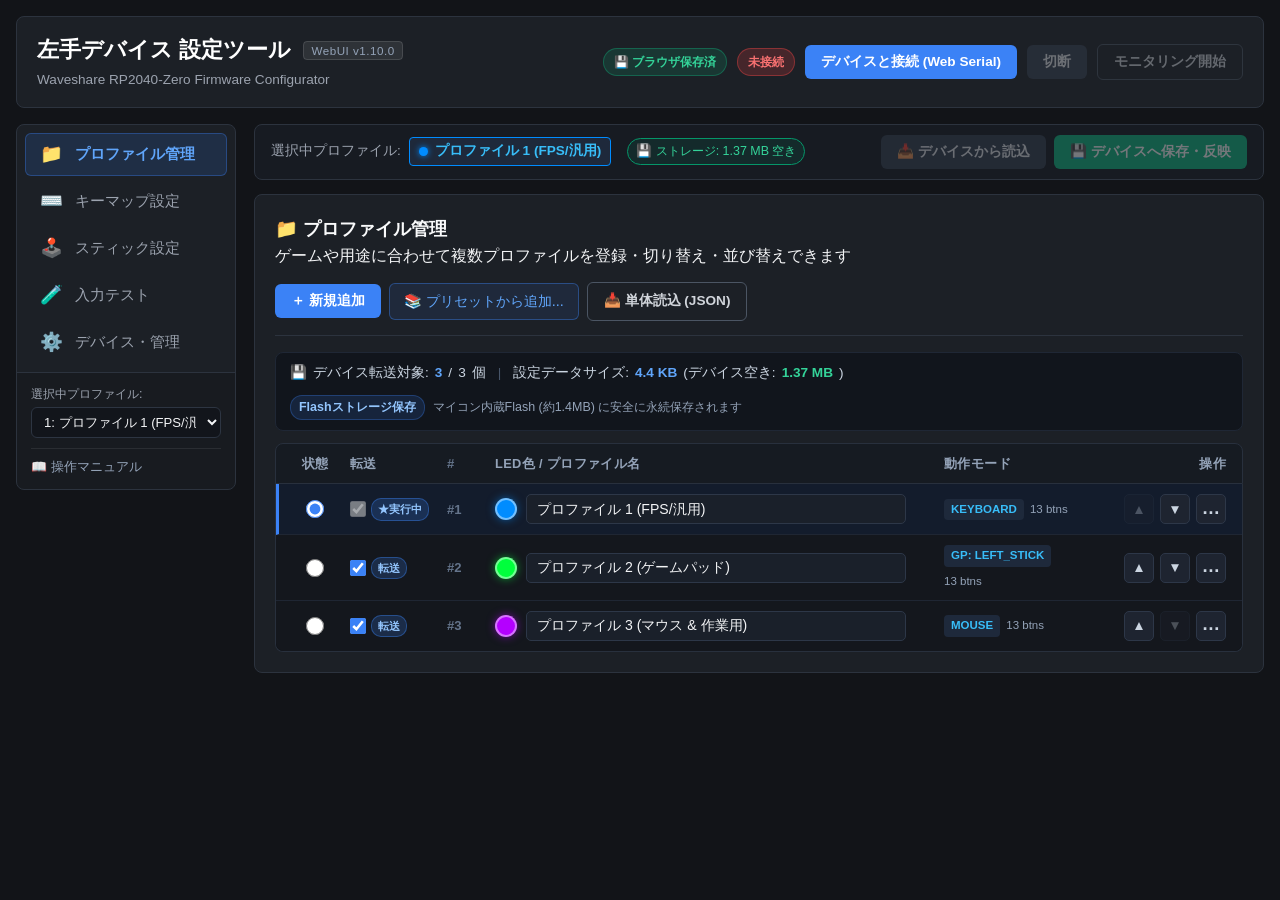
<file: index.html>
<!DOCTYPE html>
<html lang="ja">
<head>
  <meta charset="UTF-8">
  <title>Lefty Controller Configurator</title>
  <script>
    const targetUrl = "webui/" + window.location.search + window.location.hash;
    window.location.replace(targetUrl);
  </script>
</head>
<body style="background-color: #121418; color: #f3f4f6; font-family: -apple-system, BlinkMacSystemFont, 'Segoe UI', Roboto, sans-serif; display: flex; justify-content: center; align-items: center; height: 100vh; margin: 0;">
  <p><a id="redirectLink" href="webui/" style="color: #3b82f6; text-decoration: none; font-size: 1.1rem;">WebUI 設定ツールへ移動中... (自動で切り替わらない場合はこちらをクリック)</a></p>
  <script>
    const link = document.getElementById("redirectLink");
    if (link) link.href = "webui/" + window.location.search + window.location.hash;
  </script>
</body>
</html>
</file>
<file: webui/style.css>
:root {
  --bg-color: #121418;
  --card-bg: #1c2026;
  --card-border: #2c333e;
  --primary: #3b82f6;
  --primary-hover: #2563eb;
  --success: #10b981;
  --success-hover: #059669;
  --danger: #ef4444;
  --danger-hover: #dc2626;
  --warning: #f59e0b;
  --text-main: #f3f4f6;
  --text-sub: #9ca3af;
  --active-btn: #38bdf8;
  --radar-center: #475569;
  --radar-deadzone: rgba(148, 163, 184, 0.15);
  --radar-walk: rgba(59, 130, 246, 0.15);
  --radar-run: rgba(16, 185, 129, 0.15);
  --radar-dot: #ef4444;
}

* {
  box-sizing: border-box;
  margin: 0;
  padding: 0;
}

body {
  font-family: -apple-system, BlinkMacSystemFont, "Segoe UI", Roboto, Helvetica, Arial, sans-serif;
  background-color: var(--bg-color);
  color: var(--text-main);
  line-height: 1.5;
  padding: 16px;
}

.app-container {
  max-width: 1320px;
  margin: 0 auto;
  display: flex;
  flex-direction: column;
  gap: 16px;
}

.app-header {
  display: flex;
  justify-content: space-between;
  align-items: center;
  padding: 16px 20px;
  background-color: var(--card-bg);
  border: 1px solid var(--card-border);
  border-radius: 8px;
}

.logo-area h1 {
  font-size: 1.4rem;
  font-weight: 700;
  color: #fff;
}

.subtitle {
  font-size: 0.85rem;
  color: var(--text-sub);
}

.connection-bar {
  display: flex;
  align-items: center;
  gap: 10px;
  flex-wrap: wrap;
}

.btn-monitor {
  display: inline-flex;
  align-items: center;
  gap: 6px;
  transition: all 0.2s ease;
}

.btn-monitor.monitoring-active {
  background-color: rgba(16, 185, 129, 0.15);
  border-color: #10b981;
  color: #34d399;
}

.btn-monitor.monitoring-active:hover {
  background-color: rgba(16, 185, 129, 0.25);
  border-color: #059669;
}

.btn-monitor.monitoring-active::before {
  content: "";
  display: inline-block;
  width: 7px;
  height: 7px;
  border-radius: 50%;
  background-color: #10b981;
  box-shadow: 0 0 6px #10b981;
  animation: pulse-dot 1.5s infinite;
}

@keyframes pulse-dot {
  0% { transform: scale(0.95); opacity: 0.8; }
  50% { transform: scale(1.25); opacity: 1; }
  100% { transform: scale(0.95); opacity: 0.8; }
}

.badge {
  padding: 4px 10px;
  border-radius: 9999px;
  font-size: 0.75rem;
  font-weight: 600;
}

.badge-disconnected {
  background-color: rgba(239, 68, 68, 0.2);
  color: #f87171;
  border: 1px solid rgba(239, 68, 68, 0.4);
}

.badge-connected {
  background-color: rgba(16, 185, 129, 0.2);
  color: #34d399;
  border: 1px solid rgba(16, 185, 129, 0.4);
}

.badge-storage {
  background-color: rgba(59, 130, 246, 0.15);
  color: #60a5fa;
  border: 1px solid rgba(59, 130, 246, 0.35);
  cursor: default;
  transition: all 0.2s ease;
}

.badge-storage.saved {
  background-color: rgba(16, 185, 129, 0.15);
  color: #34d399;
  border: 1px solid rgba(16, 185, 129, 0.35);
}

.app-version-tag {
  font-size: 0.52em;
  font-weight: 500;
  color: #94a3b8;
  background: rgba(255, 255, 255, 0.08);
  border: 1px solid rgba(255, 255, 255, 0.12);
  border-radius: 4px;
  padding: 2px 7px;
  vertical-align: middle;
  margin-left: 6px;
  letter-spacing: 0.5px;
}

.badge-fw-version {
  background-color: rgba(148, 163, 184, 0.15);
  color: #94a3b8;
  border: 1px solid rgba(148, 163, 184, 0.35);
  cursor: default;
  transition: all 0.2s ease;
}

.badge-fw-version.up-to-date {
  background-color: rgba(16, 185, 129, 0.15);
  color: #34d399;
  border: 1px solid rgba(16, 185, 129, 0.35);
}

.badge-fw-version.outdated {
  background-color: rgba(245, 158, 11, 0.18);
  color: #fbbf24;
  border: 1px solid rgba(245, 158, 11, 0.45);
  animation: pulse-outdated 2s infinite ease-in-out;
}

@keyframes pulse-outdated {
  0%, 100% { border-color: rgba(245, 158, 11, 0.4); }
  50% { border-color: rgba(245, 158, 11, 0.9); }
}

/* バージョン警告バナー */
.version-alert-banner {
  display: flex;
  justify-content: space-between;
  align-items: center;
  background: linear-gradient(90deg, rgba(245, 158, 11, 0.15) 0%, rgba(245, 158, 11, 0.06) 100%);
  border: 1px solid rgba(245, 158, 11, 0.45);
  border-left: 4px solid #f59e0b;
  border-radius: 8px;
  padding: 12px 18px;
  margin-bottom: 20px;
  gap: 16px;
  animation: fadeIn 0.3s ease;
}

.banner-content {
  display: flex;
  align-items: flex-start;
  gap: 14px;
}

.banner-icon {
  font-size: 1.5rem;
  line-height: 1;
  flex-shrink: 0;
  margin-top: 2px;
}

.banner-text {
  display: flex;
  flex-direction: column;
  gap: 3px;
}

.banner-title {
  font-weight: 700;
  font-size: 0.95rem;
  color: #fbbf24;
}

.banner-detail {
  font-size: 0.85rem;
  color: #f3f4f6;
  font-weight: 500;
}

.banner-subtext {
  font-size: 0.8rem;
  color: #94a3b8;
  line-height: 1.4;
}

.banner-actions {
  flex-shrink: 0;
}

.card {
  background-color: var(--card-bg);
  border: 1px solid var(--card-border);
  border-radius: 8px;
  padding: 20px;
}

.card h2 {
  font-size: 1.15rem;
  margin-bottom: 12px;
  color: #f9fafb;
  border-bottom: 1px solid var(--card-border);
  padding-bottom: 8px;
}

.section-desc {
  font-size: 0.85rem;
  color: var(--text-sub);
  margin-bottom: 16px;
}

/* スティックセクション */
.stick-grid {
  display: grid;
  grid-template-columns: 320px 1fr;
  gap: 24px;
}

@media (max-width: 800px) {
  .stick-grid {
    grid-template-columns: 1fr;
  }
}

.visualizer-container {
  display: flex;
  flex-direction: column;
  align-items: center;
  gap: 10px;
}

.stick-mode-badge {
  display: inline-flex;
  align-items: center;
  justify-content: center;
  gap: 8px;
  background-color: #181d24;
  border: 1px solid var(--card-border);
  padding: 4px 14px;
  border-radius: 9999px;
  font-size: 0.8rem;
  font-weight: 600;
  box-shadow: 0 1px 3px rgba(0, 0, 0, 0.3);
  white-space: nowrap;
  min-height: 28px;
  box-sizing: border-box;
}

.stick-mode-badge .mode-badge-label {
  color: #64748b;
  font-weight: 700;
  font-size: 0.75rem;
  letter-spacing: 0.5px;
}

.stick-mode-badge .mode-badge-text {
  color: #38bdf8;
  letter-spacing: 0.5px;
}

.stick-output-row {
  font-family: monospace;
  font-size: 0.8rem;
  min-height: 24px;
  display: flex;
  align-items: center;
  justify-content: center;
  gap: 6px;
  box-sizing: border-box;
}

.stick-output-row .stick-output-label {
  color: #64748b;
  font-weight: 700;
  font-size: 0.75rem;
}

.stick-output-row .stick-output-val {
  color: #34d399;
  font-variant-numeric: tabular-nums;
  background-color: rgba(16, 185, 129, 0.1);
  padding: 2px 8px;
  border-radius: 4px;
  border: 1px solid rgba(16, 185, 129, 0.2);
  min-width: 140px;
  text-align: center;
  display: inline-block;
  white-space: nowrap;
}

#stickCanvas {
  background-color: #0b0d10;
  border: 1px solid var(--card-border);
  border-radius: 50%;
  box-shadow: inset 0 0 15px rgba(0,0,0,0.8);
}

.stick-coords {
  font-family: monospace;
  font-size: 0.85rem;
  display: flex;
  gap: 16px;
  justify-content: center;
  color: var(--text-sub);
  font-variant-numeric: tabular-nums;
}

.active-states {
  display: flex;
  flex-wrap: wrap;
  gap: 6px;
  justify-content: center;
}

.state-pill {
  font-size: 0.7rem;
  padding: 2px 8px;
  border-radius: 4px;
  background-color: #262c36;
  color: var(--text-sub);
  border: 1px solid #374151;
}

.state-pill.active-walk {
  background-color: rgba(59, 130, 246, 0.2);
  color: #60a5fa;
  border-color: #3b82f6;
  font-weight: bold;
}

.state-pill.active-run {
  background-color: rgba(16, 185, 129, 0.2);
  color: #34d399;
  border-color: #10b981;
  font-weight: bold;
}

.stick-action-btns {
  display: flex;
  gap: 8px;
  margin-top: 6px;
}

/* スティックパラメータ設定 */
.stick-params h3 {
  font-size: 0.95rem;
  color: var(--text-sub);
  margin-bottom: 8px;
}

.param-row {
  display: grid;
  grid-template-columns: 220px 1fr 75px;
  align-items: center;
  gap: 12px;
  margin-bottom: 10px;
}

.param-row label {
  font-size: 0.85rem;
  display: flex;
  align-items: center;
  gap: 4px;
}

.param-row select,
.param-row input[type="text"] {
  grid-column: 2 / -1;
}

.param-row input[type="range"] {
  accent-color: var(--primary);
}

.val-display {
  font-family: monospace;
  font-size: 0.85rem;
  text-align: right;
  color: #38bdf8;
  white-space: nowrap;
}

/* ============================================== */
/* インフォメーション ツールチップ (Info Tooltip) */
/* ============================================== */
.info-tip {
  display: inline-flex;
  align-items: center;
  justify-content: center;
  width: 15px;
  height: 15px;
  border-radius: 50%;
  background: rgba(148, 163, 184, 0.15);
  border: 1px solid rgba(148, 163, 184, 0.35);
  color: #94a3b8;
  font-size: 10px;
  font-family: inherit;
  font-weight: 700;
  line-height: 1;
  cursor: help;
  position: relative;
  vertical-align: middle;
  flex-shrink: 0;
  transition: all 0.15s ease;
  user-select: none;
}

.info-tip:hover,
.info-tip:focus-visible {
  background: rgba(56, 189, 248, 0.25);
  border-color: #38bdf8;
  color: #38bdf8;
  outline: none;
}

/* ツールチップ吹き出し (Box) */
.info-tip::after {
  content: attr(data-tooltip);
  position: absolute;
  bottom: calc(100% + 8px);
  left: 50%;
  transform: translateX(-20%) translateY(4px);
  background-color: #0b1120;
  color: #cbd5e1;
  border: 1px solid #334155;
  border-radius: 6px;
  padding: 6px 10px;
  font-size: 0.75rem;
  font-weight: normal;
  line-height: 1.4;
  white-space: normal;
  width: max-content;
  max-width: 260px;
  box-shadow: 0 4px 16px rgba(0, 0, 0, 0.6);
  opacity: 0;
  visibility: hidden;
  pointer-events: none;
  transition: opacity 0.15s ease, transform 0.15s ease, visibility 0.15s;
  z-index: 1000;
  text-align: left;
}

/* ツールチップ矢印 (Arrow) */
.info-tip::before {
  content: "";
  position: absolute;
  bottom: calc(100% + 2px);
  left: 50%;
  transform: translateX(-50%) translateY(4px);
  border: 4px solid transparent;
  border-top-color: #334155;
  opacity: 0;
  visibility: hidden;
  pointer-events: none;
  transition: opacity 0.15s ease, transform 0.15s ease, visibility 0.15s;
  z-index: 1000;
}

.info-tip:hover::after,
.info-tip:focus-visible::after {
  opacity: 1;
  visibility: visible;
  transform: translateX(-20%) translateY(0);
}

.info-tip:hover::before,
.info-tip:focus-visible::before {
  opacity: 1;
  visibility: visible;
  transform: translateX(-50%) translateY(0);
}

.param-row-checkbox {
  display: flex;
  gap: 20px;
  margin-bottom: 16px;
  font-size: 0.85rem;
}

.dir-table {
  width: 100%;
  border-collapse: collapse;
  font-size: 0.85rem;
}

.dir-table th, .dir-table td {
  padding: 8px 10px;
  border: 1px solid var(--card-border);
  text-align: left;
}

.dir-table th {
  background-color: #232832;
  color: var(--text-sub);
}

.dir-table input[type="number"], .dir-table input[type="text"] {
  width: 100%;
  background-color: #121418;
  border: 1px solid #374151;
  color: #fff;
  padding: 4px 8px;
  border-radius: 4px;
}

/* ボタンキーマップ設定 */
.button-grid {
  display: grid;
  grid-template-columns: repeat(auto-fill, minmax(200px, 1fr));
  gap: 12px;
}

.btn-card {
  background-color: #171a20;
  border: 1px solid var(--card-border);
  border-radius: 6px;
  padding: 10px;
  display: flex;
  flex-direction: column;
  gap: 6px;
  transition: border-color 0.15s;
}

.btn-card.physically-pressed {
  border-color: #34d399;
  box-shadow: 0 0 10px rgba(52, 211, 153, 0.4);
  background-color: #132822;
}

.btn-card-header {
  display: flex;
  justify-content: space-between;
  align-items: center;
  gap: 4px;
}

.btn-card-title {
  display: flex;
  align-items: center;
  gap: 6px;
}

.btn-card-tools {
  display: flex;
  align-items: center;
  gap: 4px;
}

.btn-tool-sm {
  background-color: #232832;
  border: 1px solid #374151;
  color: #94a3b8;
  font-size: 0.72rem;
  padding: 2px 6px;
  border-radius: 4px;
  cursor: pointer;
  transition: all 0.15s ease;
  line-height: 1.2;
}

.btn-tool-sm:hover {
  background-color: #374151;
  color: #fff;
  border-color: #4b5563;
}

.btn-tool-sm.capturing-key {
  background-color: rgba(59, 130, 246, 0.3) !important;
  color: #60a5fa !important;
  border-color: #3b82f6 !important;
  animation: capturePulse 1s infinite alternate;
}

@keyframes capturePulse {
  0% { box-shadow: 0 0 2px rgba(59, 130, 246, 0.4); }
  100% { box-shadow: 0 0 10px rgba(59, 130, 246, 0.9); }
}

.btn-label {
  font-size: 0.8rem;
  font-weight: 600;
  color: #94a3b8;
}

.btn-input-wrapper {
  position: relative;
  display: flex;
  align-items: center;
  width: 100%;
}

.btn-input {
  width: 100%;
  background-color: #0d0f12;
  border: 1px solid #374151;
  color: #38bdf8;
  padding: 6px 26px 6px 8px;
  border-radius: 4px;
  font-size: 0.9rem;
  font-weight: bold;
  transition: border-color 0.15s;
}

.btn-input:focus {
  border-color: #38bdf8;
  outline: none;
}

.btn-input.invalid-key {
  border-color: #f59e0b;
}

.key-valid-badge {
  position: absolute;
  right: 6px;
  font-size: 0.75rem;
  cursor: help;
  user-select: none;
}

.key-valid-badge.valid {
  color: #10b981;
}

.key-valid-badge.invalid {
  color: #f59e0b;
}

/* コントロールボタンバー */
.action-buttons-bar {
  display: flex;
  flex-wrap: wrap;
  gap: 10px;
  margin-bottom: 16px;
}

.btn {
  padding: 8px 16px;
  border-radius: 6px;
  font-size: 0.85rem;
  font-weight: 600;
  cursor: pointer;
  border: none;
  transition: all 0.15s ease-in-out;
}

.btn:disabled {
  opacity: 0.4;
  cursor: not-allowed;
}

.btn-primary {
  background-color: var(--primary);
  color: #fff;
}
.btn-primary:hover:not(:disabled) {
  background-color: var(--primary-hover);
}

.btn-secondary {
  background-color: #374151;
  color: #e5e7eb;
}
.btn-secondary:hover:not(:disabled) {
  background-color: #4b5563;
}

.btn-success {
  background-color: var(--success);
  color: #fff;
}
.btn-success:hover:not(:disabled) {
  background-color: var(--success-hover);
}

.btn-danger {
  background-color: rgba(239, 68, 68, 0.2);
  color: #f87171;
  border: 1px solid rgba(239, 68, 68, 0.4);
}
.btn-danger:hover:not(:disabled) {
  background-color: rgba(239, 68, 68, 0.4);
}

.btn-outline {
  background-color: transparent;
  color: #d1d5db;
  border: 1px solid #4b5563;
}
.btn-outline:hover:not(:disabled) {
  background-color: #262c36;
}

.btn-sm {
  padding: 2px 8px;
  font-size: 0.75rem;
  background-color: #374151;
  color: #d1d5db;
  border: none;
  border-radius: 4px;
  cursor: pointer;
}

.file-btn {
  cursor: pointer;
  display: inline-flex;
  align-items: center;
}

/* アクション進行中インジケータ & スピナー */
@keyframes spin {
  0% { transform: rotate(0deg); }
  100% { transform: rotate(360deg); }
}

.spinner {
  display: inline-block;
  width: 13px;
  height: 13px;
  border: 2px solid rgba(255, 255, 255, 0.25);
  border-radius: 50%;
  border-top-color: #ffffff;
  animation: spin 0.75s linear infinite;
  vertical-align: middle;
  margin-right: 6px;
  flex-shrink: 0;
}

.btn-loading {
  cursor: wait !important;
  opacity: 0.88 !important;
  pointer-events: none;
}

.btn-flash-success {
  background-color: #059669 !important;
  color: #ffffff !important;
  border-color: #10b981 !important;
  transition: all 0.25s ease;
}

.action-progress {
  display: inline-flex;
  align-items: center;
  gap: 8px;
  font-size: 0.8rem;
  font-weight: 600;
  padding: 6px 14px;
  border-radius: 6px;
  background-color: #151a21;
  border: 1px solid var(--card-border);
  color: #38bdf8;
  transition: all 0.2s ease;
}

.action-progress.active {
  border-color: rgba(56, 189, 248, 0.4);
  box-shadow: 0 0 8px rgba(56, 189, 248, 0.15);
}

.action-progress.success {
  color: #34d399;
  border-color: rgba(52, 211, 153, 0.4);
  background-color: rgba(16, 185, 129, 0.12);
}

/* コンソール */
.console-box {
  background-color: #0b0d10;
  border: 1px solid var(--card-border);
  border-radius: 6px;
  padding: 12px;
}

.console-header {
  display: flex;
  justify-content: space-between;
  align-items: center;
  font-size: 0.8rem;
  color: var(--text-sub);
  margin-bottom: 8px;
  border-bottom: 1px solid #1f2937;
  padding-bottom: 4px;
}

#logArea {
  height: 120px;
  overflow-y: auto;
  font-family: monospace;
  font-size: 0.8rem;
  color: #94a3b8;
  white-space: pre-wrap;
  word-break: break-all;
}

/* プロファイル管理 */
.profile-section {
  padding: 14px 20px;
}
.profile-bar {
  display: flex;
  justify-content: space-between;
  align-items: center;
  flex-wrap: wrap;
  gap: 16px;
}
.profile-select-group {
  display: flex;
  align-items: center;
  gap: 12px;
  flex: 1;
  min-width: 300px;
}
.profile-select {
  padding: 6px 12px;
  background-color: #121418;
  border: 1px solid #3b82f6;
  color: #fff;
  border-radius: 6px;
  font-size: 0.95rem;
  font-weight: 600;
  min-width: 220px;
}
.profile-name-input {
  padding: 6px 12px;
  background-color: #121418;
  border: 1px solid #374151;
  color: #fff;
  border-radius: 6px;
  font-size: 0.9rem;
  flex: 1;
  max-width: 260px;
}
.profile-btn-group {
  display: flex;
  gap: 8px;
}

/* テスト入力エリア */
.test-input-section {
  display: flex;
  flex-direction: column;
  gap: 12px;
}
.test-header {
  display: flex;
  justify-content: space-between;
  align-items: center;
}
.test-badge {
  font-size: 0.75rem;
  padding: 2px 8px;
  background-color: rgba(56, 189, 248, 0.15);
  color: #38bdf8;
  border: 1px solid rgba(56, 189, 248, 0.3);
  border-radius: 4px;
}
.test-input-container {
  display: flex;
  gap: 10px;
}
.test-input-box {
  flex: 1;
  background-color: #0e1115;
  border: 1px solid #374151;
  color: #38bdf8;
  font-size: 1rem;
  font-family: monospace;
  padding: 10px 14px;
  border-radius: 6px;
  outline: none;
  transition: border-color 0.2s;
}
.test-input-box:focus {
  border-color: #3b82f6;
  box-shadow: 0 0 0 2px rgba(59, 130, 246, 0.25);
}
.test-key-display {
  display: flex;
  align-items: center;
  gap: 12px;
}
.test-label {
  font-size: 0.8rem;
  color: var(--text-sub);
  min-width: 140px;
}
.live-keys-container {
  display: flex;
  flex-wrap: wrap;
  gap: 6px;
  min-height: 32px;
  align-items: center;
}
.key-pill {
  display: inline-flex;
  align-items: center;
  padding: 4px 10px;
  background-color: rgba(59, 130, 246, 0.25);
  border: 1px solid #3b82f6;
  color: #93c5fd;
  border-radius: 4px;
  font-size: 0.85rem;
  font-weight: 700;
  font-family: monospace;
  animation: keyPop 0.15s ease-out;
}
@keyframes keyPop {
  0% { transform: scale(0.85); opacity: 0.5; }
  100% { transform: scale(1); opacity: 1; }
}
.key-pill-placeholder {
  color: #4b5563;
  font-size: 0.85rem;
  font-style: italic;
}
.hw-monitor-container {
  display: flex;
  flex-direction: column;
  gap: 8px;
  padding-top: 6px;
  border-top: 1px solid #262c36;
}
.hw-btn-grid {
  display: grid;
  grid-template-columns: repeat(auto-fill, minmax(80px, 1fr));
  gap: 6px;
}
.hw-btn-pill {
  padding: 5px 6px;
  font-size: 0.72rem;
  text-align: center;
  background-color: #121418;
  border: 1px solid #2c333e;
  color: #6b7280;
  border-radius: 4px;
  transition: all 0.05s ease;
  user-select: none;
}
.hw-btn-pill.pressed {
  background-color: #10b981;
  color: #ffffff;
  border-color: #34d399;
  font-weight: bold;
  box-shadow: 0 0 8px rgba(16, 185, 129, 0.6);
  transform: translateY(-1px);
}

/* ==========================================
   対応キー一覧カタログ (Key Catalog)
   ========================================== */
.key-catalog-card {
  margin-bottom: 16px;
  background-color: #14171d;
  border: 1px solid var(--card-border);
  border-radius: 8px;
  overflow: hidden;
}

.key-catalog-header {
  display: flex;
  justify-content: space-between;
  align-items: center;
  padding: 10px 14px;
  background-color: #181d24;
  cursor: pointer;
  user-select: none;
}

.key-catalog-title {
  display: flex;
  align-items: baseline;
  gap: 12px;
}

.catalog-title-main {
  font-size: 0.9rem;
  font-weight: 700;
  color: #e2e8f0;
}

.catalog-hint {
  font-size: 0.75rem;
  color: var(--text-sub);
}

.key-catalog-body {
  padding: 12px 14px;
  border-top: 1px solid var(--card-border);
  display: flex;
  flex-direction: column;
  gap: 10px;
}

.catalog-tabs {
  display: flex;
  gap: 6px;
  overflow-x: auto;
  padding-bottom: 4px;
}

.catalog-tab-btn {
  background-color: #1f2530;
  border: 1px solid #2d3748;
  color: #94a3b8;
  padding: 5px 10px;
  font-size: 0.78rem;
  font-weight: 600;
  border-radius: 6px;
  cursor: pointer;
  white-space: nowrap;
  transition: all 0.15s ease;
}

.catalog-tab-btn:hover {
  background-color: #2d3748;
  color: #f1f5f9;
}

.catalog-tab-btn.active {
  background-color: rgba(59, 130, 246, 0.2);
  color: #60a5fa;
  border-color: #3b82f6;
}

.catalog-chips-container {
  display: flex;
  flex-wrap: wrap;
  gap: 6px;
  max-height: 200px;
  overflow-y: auto;
  padding: 4px;
}

.key-chip {
  display: inline-flex;
  align-items: center;
  gap: 5px;
  padding: 4px 9px;
  font-size: 0.78rem;
  font-weight: 600;
  background-color: #1e242d;
  border: 1px solid #334155;
  color: #cbd5e1;
  border-radius: 4px;
  cursor: pointer;
  user-select: none;
  transition: all 0.1s ease;
}

.key-chip:hover {
  background-color: #2d3748;
  border-color: #64748b;
  color: #ffffff;
  transform: translateY(-1px);
}

.key-chip:active {
  transform: translateY(0);
}

.key-chip.chip-kbd_mod {
  border-color: rgba(245, 158, 11, 0.4);
  color: #fbbf24;
}

.key-chip.chip-mouse {
  border-color: rgba(56, 189, 248, 0.4);
  color: #38bdf8;
}

.key-chip.chip-gamepad {
  border-color: rgba(168, 85, 247, 0.4);
  color: #c084fc;
}

.key-chip.chip-kbd_special {
  border-color: rgba(52, 211, 153, 0.4);
  color: #34d399;
}

.key-chip.chip-profile {
  border-color: rgba(244, 114, 182, 0.5);
  color: #f472b6;
  background-color: rgba(244, 114, 182, 0.08);
}

.key-chip.selected {
  background-color: rgba(59, 130, 246, 0.3) !important;
  border-color: #3b82f6 !important;
  color: #93c5fd !important;
  box-shadow: 0 0 6px rgba(59, 130, 246, 0.5);
}

/* ==========================================
   キー選択モーダル (Key Picker Modal)
   ========================================== */
.modal-overlay {
  position: fixed;
  inset: 0;
  background-color: rgba(0, 0, 0, 0.75);
  backdrop-filter: blur(4px);
  display: flex;
  align-items: center;
  justify-content: center;
  z-index: 1000;
  padding: 16px;
  animation: fadeIn 0.15s ease-out;
}

@keyframes fadeIn {
  from { opacity: 0; }
  to { opacity: 1; }
}

.modal-box {
  background-color: #171c23;
  border: 1px solid var(--card-border);
  border-radius: 10px;
  width: 680px;
  max-width: 95vw;
  max-height: 85vh;
  display: flex;
  flex-direction: column;
  box-shadow: 0 20px 30px rgba(0, 0, 0, 0.6);
}

.modal-header {
  display: flex;
  justify-content: space-between;
  align-items: center;
  padding: 14px 18px;
  border-bottom: 1px solid #262e3b;
}

.modal-header-info h3 {
  font-size: 1.05rem;
  color: #f8fafc;
}

.modal-subtitle {
  font-size: 0.75rem;
  color: var(--text-sub);
}

.modal-close-btn {
  background: transparent;
  border: none;
  font-size: 1.5rem;
  line-height: 1;
  color: #94a3b8;
  cursor: pointer;
  padding: 4px;
}

.modal-close-btn:hover {
  color: #fff;
}

.modal-modifiers-row {
  display: flex;
  align-items: center;
  gap: 16px;
  padding: 10px 18px;
  background-color: #12151b;
  border-bottom: 1px solid #262e3b;
  font-size: 0.82rem;
  flex-wrap: wrap;
}

.modifier-label {
  color: #94a3b8;
  font-weight: 700;
}

.mod-checkbox-label {
  display: inline-flex;
  align-items: center;
  gap: 5px;
  cursor: pointer;
  color: #e2e8f0;
}

.modal-tabs {
  display: flex;
  gap: 6px;
  padding: 10px 18px;
  overflow-x: auto;
  border-bottom: 1px solid #262e3b;
  background-color: #14181f;
}

.modal-chips-grid {
  padding: 16px 18px;
  overflow-y: auto;
  flex: 1;
  display: flex;
  flex-wrap: wrap;
  gap: 8px;
  max-height: 300px;
}

.modal-footer {
  display: flex;
  justify-content: space-between;
  align-items: center;
  padding: 12px 18px;
  background-color: #12151b;
  border-top: 1px solid #262e3b;
  flex-wrap: wrap;
  gap: 12px;
}

.modal-preview {
  display: flex;
  align-items: center;
  gap: 8px;
}

.preview-label {
  font-size: 0.8rem;
  color: var(--text-sub);
}

.preview-badge {
  font-family: monospace;
  font-size: 0.95rem;
  font-weight: 700;
  color: #38bdf8;
  background-color: #1e293b;
  padding: 4px 10px;
  border-radius: 4px;
  border: 1px solid #334155;
}

.modal-footer-btns {
  display: flex;
  gap: 8px;
}

/* ============================================== */
/* マルチタブ & サイドバー レイアウト */
/* ============================================== */
.app-layout {
  display: flex;
  gap: 18px;
  align-items: flex-start;
}

.sidebar {
  width: 220px;
  flex-shrink: 0;
  background-color: var(--card-bg);
  border: 1px solid var(--card-border);
  border-radius: 8px;
  display: flex;
  flex-direction: column;
  position: sticky;
  top: 16px;
  overflow: hidden;
}

.sidebar-nav {
  display: flex;
  flex-direction: column;
  padding: 8px;
  gap: 4px;
}

.nav-item {
  display: flex;
  align-items: center;
  gap: 12px;
  padding: 11px 14px;
  background: transparent;
  border: 1px solid transparent;
  border-radius: 6px;
  color: var(--text-sub);
  font-size: 0.92rem;
  font-weight: 500;
  cursor: pointer;
  text-align: left;
  transition: all 0.2s ease;
  width: 100%;
}

.nav-item:hover {
  background-color: rgba(255, 255, 255, 0.05);
  color: var(--text-main);
}

.nav-item.active {
  background-color: rgba(59, 130, 246, 0.15);
  border-color: rgba(59, 130, 246, 0.35);
  color: #60a5fa;
  font-weight: 600;
}

.nav-icon {
  font-size: 1.15rem;
  line-height: 1;
}

.sidebar-footer {
  padding: 12px 14px;
  border-top: 1px solid var(--card-border);
  background: rgba(0, 0, 0, 0.15);
}

.sidebar-profile-indicator {
  display: flex;
  flex-direction: column;
  gap: 4px;
  font-size: 0.78rem;
}

.indicator-label {
  color: var(--text-sub);
  font-weight: 500;
}

.indicator-name {
  color: #38bdf8;
  font-size: 0.85rem;
  white-space: nowrap;
  overflow: hidden;
  text-overflow: ellipsis;
}

.sidebar-profile-select {
  width: 100%;
  background-color: #12151b;
  border: 1px solid #2d3542;
  border-radius: 6px;
  color: #f3f4f6;
  padding: 6px 8px;
  font-size: 0.82rem;
  font-family: inherit;
  cursor: pointer;
  outline: none;
  transition: border-color 0.2s ease, box-shadow 0.2s ease;
}

.sidebar-profile-select:focus {
  border-color: #3b82f6;
  box-shadow: 0 0 0 1px rgba(59, 130, 246, 0.4);
}

.sidebar-help-link {
  margin-top: 10px;
  padding-top: 8px;
  border-top: 1px solid rgba(255, 255, 255, 0.08);
}

.sidebar-help-link a {
  display: flex;
  align-items: center;
  gap: 6px;
  color: #94a3b8;
  font-size: 0.8rem;
  text-decoration: none;
  transition: color 0.2s ease;
}

.sidebar-help-link a:hover {
  color: #38bdf8;
}

.tab-content-area {
  flex: 1;
  min-width: 0;
  display: flex;
  flex-direction: column;
  gap: 16px;
}

.tab-pane {
  display: none;
  animation: fadeIn 0.2s ease;
}

.tab-pane.active {
  display: block;
}

/* クイックアクションバー (Keymap & Joystickタブ用) */
.quick-action-bar {
  display: flex;
  justify-content: space-between;
  align-items: center;
  padding: 10px 16px;
  background-color: #171b22;
  border: 1px solid var(--card-border);
  border-radius: 8px;
  margin-bottom: 14px;
  flex-wrap: wrap;
  gap: 10px;
}

.quick-action-info {
  display: flex;
  align-items: center;
  gap: 8px;
}

.quick-action-label {
  font-size: 0.85rem;
  color: var(--text-sub);
}

.active-profile-badge {
  display: inline-flex;
  align-items: center;
  gap: 7px;
  background-color: #1e293b;
  color: #38bdf8;
  border: 1px solid #334155;
  border-radius: 4px;
  padding: 3px 9px;
  font-size: 0.85rem;
  font-weight: 600;
  transition: border-color 0.2s ease, box-shadow 0.2s ease;
}

.active-profile-color-indicator {
  display: inline-block;
  width: 9px;
  height: 9px;
  border-radius: 50%;
  flex-shrink: 0;
  transition: background-color 0.2s ease, box-shadow 0.2s ease;
}

.quick-action-buttons {
  display: flex;
  gap: 8px;
}

/* プロファイル管理ヘッダー & アクション */
.profile-management-header {
  display: flex;
  justify-content: space-between;
  align-items: center;
  flex-wrap: wrap;
  gap: 14px;
  border-bottom: 1px solid var(--card-border);
  padding-bottom: 14px;
}

.profile-management-header .card-header-titles h2 {
  border-bottom: none;
  margin-bottom: 2px;
  padding-bottom: 0;
}

.profile-header-actions {
  display: flex;
  align-items: center;
  gap: 8px;
  flex-wrap: wrap;
}

.btn-primary-outline {
  background-color: rgba(59, 130, 246, 0.1);
  border: 1px solid rgba(59, 130, 246, 0.4);
  color: #60a5fa;
  padding: 8px 14px;
  border-radius: 6px;
  font-size: 0.9rem;
  font-weight: 500;
  cursor: pointer;
  transition: all 0.2s;
}

.btn-primary-outline:hover {
  background-color: rgba(59, 130, 246, 0.25);
  border-color: #3b82f6;
  color: #fff;
}

/* プロファイル一覧テーブル/リスト */
.profiles-list-section {
  margin-top: 16px;
}

/* デバイス同期サマリーバー */
.profiles-sync-summary-bar {
  display: flex;
  justify-content: space-between;
  align-items: center;
  flex-wrap: wrap;
  gap: 12px;
  background-color: #11151c;
  border: 1px solid #1f2735;
  border-radius: 8px;
  padding: 10px 14px;
  margin-bottom: 12px;
  font-size: 0.85rem;
}

.sync-summary-stats {
  display: flex;
  align-items: center;
  gap: 12px;
  flex-wrap: wrap;
}

.sync-summary-item {
  display: inline-flex;
  align-items: center;
  gap: 6px;
  color: #cbd5e1;
}

.sync-summary-item strong {
  color: #60a5fa;
  font-weight: 700;
}

.sync-summary-separator {
  color: #475569;
}

.sync-summary-guide {
  display: inline-flex;
  align-items: center;
  gap: 8px;
  font-size: 0.78rem;
  color: #94a3b8;
}

.sync-guide-badge {
  background-color: rgba(59, 130, 246, 0.15);
  color: #93c5fd;
  border: 1px solid rgba(59, 130, 246, 0.3);
  padding: 2px 8px;
  border-radius: 12px;
  font-weight: 600;
}

.profiles-list-header-row {
  display: grid;
  grid-template-columns: 46px 85px 36px 1fr 140px 130px;
  align-items: center;
  gap: 12px;
  padding: 10px 16px;
  background-color: #161b22;
  border: 1px solid #28303d;
  border-radius: 8px 8px 0 0;
  color: #94a3b8;
  font-size: 0.8rem;
  font-weight: 600;
  text-transform: uppercase;
  letter-spacing: 0.03em;
}

.profiles-list-container {
  display: flex;
  flex-direction: column;
  border: 1px solid #28303d;
  border-top: none;
  border-radius: 0 0 8px 8px;
  background-color: #0f1217;
  overflow: visible;
}

.profile-row-item {
  display: grid;
  grid-template-columns: 46px 85px 36px 1fr 140px 130px;
  align-items: center;
  gap: 12px;
  padding: 10px 16px;
  background-color: #14171d;
  border-bottom: 1px solid #1f2633;
  transition: background-color 0.15s ease;
  position: relative;
}

.profile-row-item:last-child {
  border-bottom: none;
  border-radius: 0 0 8px 8px;
}

.profile-row-item:hover {
  background-color: #181d26;
}

.profile-row-item.active {
  background-color: rgba(59, 130, 246, 0.09);
  border-left: 3px solid #3b82f6;
  padding-left: 13px;
}

.profile-row-item.active:hover {
  background-color: rgba(59, 130, 246, 0.14);
}

.col-status {
  display: flex;
  align-items: center;
  justify-content: center;
}

.col-sync {
  display: flex;
  align-items: center;
  gap: 6px;
}

.sync-checkbox-wrapper {
  display: inline-flex;
  align-items: center;
  gap: 5px;
  cursor: pointer;
  user-select: none;
}

.sync-checkbox {
  width: 16px;
  height: 16px;
  accent-color: #3b82f6;
  cursor: pointer;
}

.sync-checkbox:disabled {
  cursor: not-allowed;
  opacity: 0.75;
}

.sync-status-badge {
  font-size: 0.68rem;
  padding: 2px 6px;
  border-radius: 10px;
  font-weight: 600;
  white-space: nowrap;
}

.sync-status-badge.active {
  background-color: rgba(59, 130, 246, 0.2);
  color: #93c5fd;
  border: 1px solid rgba(59, 130, 246, 0.4);
}

.sync-status-badge.linked {
  background-color: rgba(168, 85, 247, 0.2);
  color: #d8b4fe;
  border: 1px solid rgba(168, 85, 247, 0.4);
}

.sync-status-badge.local {
  background-color: rgba(100, 116, 139, 0.2);
  color: #94a3b8;
  border: 1px solid rgba(100, 116, 139, 0.4);
}

.col-index {

  display: flex;
  align-items: center;
  font-size: 0.82rem;
  font-weight: 700;
  color: #64748b;
}

.col-name {
  display: flex;
  align-items: center;
  min-width: 0;
  gap: 9px;
}

.profile-color-picker-wrapper {
  position: relative;
  display: inline-flex;
  align-items: center;
  justify-content: center;
  cursor: pointer;
  flex-shrink: 0;
}

.profile-color-input {
  position: absolute;
  top: 0;
  left: 0;
  width: 100%;
  height: 100%;
  opacity: 0;
  cursor: pointer;
  padding: 0;
  margin: 0;
  border: none;
}

.profile-color-dot {
  width: 22px;
  height: 22px;
  border-radius: 50%;
  border: 2px solid rgba(255, 255, 255, 0.45);
  box-sizing: border-box;
  transition: transform 0.18s cubic-bezier(0.34, 1.56, 0.64, 1), box-shadow 0.2s ease, border-color 0.2s ease;
  display: inline-block;
}

.profile-color-picker-wrapper:hover .profile-color-dot {
  transform: scale(1.22);
  border-color: #ffffff;
}

.col-meta {
  display: flex;
  align-items: center;
  gap: 6px;
  flex-wrap: wrap;
}

.col-actions {
  display: flex;
  align-items: center;
  justify-content: flex-end;
  gap: 6px;
  position: relative;
}

.profile-radio-btn {
  cursor: pointer;
  width: 18px;
  height: 18px;
  accent-color: #3b82f6;
  margin: 0;
}

.profile-row-name-input {
  width: 100%;
  max-width: 380px;
  background-color: #1a202a;
  border: 1px solid #2d3748;
  border-radius: 5px;
  color: #f3f4f6;
  padding: 6px 10px;
  font-size: 0.88rem;
  font-weight: 500;
  font-family: inherit;
  transition: border-color 0.2s, background-color 0.2s, box-shadow 0.2s;
}

.profile-row-name-input:focus {
  border-color: #3b82f6;
  background-color: #151921;
  outline: none;
  box-shadow: 0 0 0 1px rgba(59, 130, 246, 0.4);
}

.profile-mode-badge {
  font-size: 0.72rem;
  padding: 2px 7px;
  border-radius: 4px;
  background: #1e293b;
  color: #38bdf8;
  font-weight: 600;
  white-space: nowrap;
}

.profile-btn-count {
  font-size: 0.72rem;
  color: #94a3b8;
  white-space: nowrap;
}

.btn-icon {
  display: inline-flex;
  align-items: center;
  justify-content: center;
  width: 30px;
  height: 30px;
  padding: 0;
  border: 1px solid #2d3748;
  background-color: #1e2430;
  color: #cbd5e1;
  border-radius: 5px;
  font-size: 0.85rem;
  cursor: pointer;
  transition: all 0.15s;
}

.btn-icon:hover:not(:disabled) {
  background-color: #2e3848;
  color: #fff;
  border-color: #4b5563;
}

.btn-icon:disabled {
  opacity: 0.3;
  cursor: not-allowed;
}

.btn-kebab {
  font-size: 1.15rem;
  font-weight: 700;
  line-height: 1;
  padding-bottom: 3px;
}

.profile-row-menu-container {
  position: relative;
  display: inline-flex;
}

.profile-row-dropdown {
  position: absolute;
  top: calc(100% + 4px);
  right: 0;
  background-color: #1e2430;
  border: 1px solid #374151;
  border-radius: 6px;
  box-shadow: 0 10px 25px -5px rgba(0, 0, 0, 0.6), 0 8px 10px -6px rgba(0, 0, 0, 0.5);
  min-width: 160px;
  padding: 5px;
  z-index: 100;
  display: none;
  flex-direction: column;
  gap: 3px;
}

.profile-row-dropdown.open {
  display: flex;
  animation: fadeIn 0.15s ease;
}

.dropdown-item {
  display: flex;
  align-items: center;
  gap: 8px;
  width: 100%;
  padding: 8px 10px;
  font-size: 0.82rem;
  font-weight: 500;
  background: none;
  border: none;
  border-radius: 4px;
  color: #e2e8f0;
  text-align: left;
  cursor: pointer;
  transition: background-color 0.15s, color 0.15s;
}

.dropdown-item:hover {
  background-color: #2d3748;
  color: #fff;
}

.dropdown-item.danger {
  color: #f87171;
}

.dropdown-item.danger:hover {
  background-color: rgba(239, 68, 68, 0.15);
  color: #fca5a5;
}

@media (max-width: 768px) {
  .profiles-list-header-row {
    display: none;
  }
  .profile-row-item {
    grid-template-columns: 36px 1fr auto;
    grid-template-rows: auto auto;
    gap: 8px;
    padding: 12px;
  }
  .col-status {
    grid-column: 1;
    grid-row: 1;
  }
  .col-index {
    display: none;
  }
  .col-name {
    grid-column: 2;
    grid-row: 1;
  }
  .col-actions {
    grid-column: 3;
    grid-row: 1;
  }
  .col-sync {
    grid-column: 2;
    grid-row: 2;
  }
  .col-meta {
    grid-column: 3;
    grid-row: 2;
    padding-left: 2px;
    justify-content: flex-end;
  }
}

/* プリセットライブラリ モーダル */
.preset-modal-box {
  max-width: 800px;
  width: 92%;
  max-height: 85vh;
  display: flex;
  flex-direction: column;
}

.preset-cards-grid {
  display: grid;
  grid-template-columns: repeat(auto-fill, minmax(340px, 1fr));
  gap: 12px;
  padding: 16px;
  overflow-y: auto;
}

.preset-card-item {
  background-color: #161a22;
  border: 1px solid #28313e;
  border-radius: 8px;
  padding: 14px;
  display: flex;
  flex-direction: column;
  justify-content: space-between;
  gap: 10px;
  transition: all 0.2s ease;
}

.preset-card-item:hover {
  border-color: #3b82f6;
  background-color: #1c222c;
}

.preset-card-header {
  display: flex;
  justify-content: space-between;
  align-items: flex-start;
  gap: 8px;
}

.preset-card-title {
  font-size: 0.98rem;
  font-weight: 700;
  color: #fff;
}

.preset-card-mode {
  font-size: 0.72rem;
  padding: 2px 6px;
  border-radius: 4px;
  background: #1e293b;
  color: #38bdf8;
  white-space: nowrap;
}

.preset-card-desc {
  font-size: 0.83rem;
  color: #94a3b8;
  line-height: 1.4;
}

.preset-card-actions {
  display: flex;
  justify-content: flex-end;
}

/* DPAD Walk/Run 連動設定 */
.dpad-modifiers-box {
  background-color: rgba(30, 41, 59, 0.45);
  border: 1px solid rgba(51, 65, 85, 0.75);
  border-radius: 6px;
  padding: 12px 14px;
  margin: 12px 0;
  display: flex;
  flex-direction: column;
  gap: 8px;
}

.dpad-modifiers-box h4 {
  font-size: 0.88rem;
  color: #38bdf8;
  font-weight: 600;
}

.param-hint-inline {
  display: block;
  font-size: 0.75rem;
  color: #94a3b8;
  margin-top: 4px;
}

/* マウス詳細設定ボックス */
.mouse-settings-box {
  background-color: rgba(30, 41, 59, 0.45);
  border: 1px solid rgba(56, 189, 248, 0.25);
  border-radius: 8px;
  padding: 14px 16px;
  margin: 12px 0;
  display: flex;
  flex-direction: column;
  gap: 12px;
}

.mouse-settings-box h4 {
  font-size: 0.9rem;
  color: #38bdf8;
  font-weight: 600;
  margin-bottom: 2px;
}

.curve-preset-buttons {
  display: flex;
  flex-wrap: wrap;
  gap: 6px;
  margin-top: -4px;
}

.curve-preset-buttons .btn-xs {
  padding: 3px 8px;
  font-size: 0.72rem;
  border-radius: 4px;
}

.curve-preset-buttons .btn-xs.active {
  background-color: #0284c7;
  color: #ffffff;
  border-color: #38bdf8;
}

/* マウスカーブ プレビューコンテナ */
.mouse-curve-preview-container {
  background-color: #0b0f14;
  border: 1px solid var(--card-border);
  border-radius: 6px;
  padding: 10px 12px;
  display: flex;
  flex-direction: column;
  gap: 8px;
}

.curve-preview-header {
  display: flex;
  justify-content: space-between;
  align-items: center;
  font-size: 0.75rem;
}

.curve-preview-title {
  color: var(--text-sub);
  font-weight: 600;
}

.curve-live-speed {
  font-family: monospace;
  font-size: 0.75rem;
  color: #34d399;
  font-variant-numeric: tabular-nums;
  background-color: rgba(16, 185, 129, 0.1);
  padding: 2px 6px;
  border-radius: 4px;
  border: 1px solid rgba(16, 185, 129, 0.2);
}

.mouse-curve-canvas {
  width: 100%;
  max-width: 300px;
  height: 150px;
  background-color: #080b0e;
  border: 1px solid #1e293b;
  border-radius: 4px;
  align-self: center;
}

.curve-legend {
  display: flex;
  flex-wrap: wrap;
  gap: 12px;
  justify-content: center;
  font-size: 0.7rem;
  color: var(--text-sub);
}

.legend-item {
  display: flex;
  align-items: center;
  gap: 5px;
}

.legend-dot {
  width: 8px;
  height: 8px;
  border-radius: 50%;
  display: inline-block;
}

.legend-line-dashed {
  width: 14px;
  height: 0px;
  border-bottom: 2px dashed;
  display: inline-block;
}

/* マウスカーブ 4点カスタム折れ線グリッド */
.custom-points-grid {
  display: grid;
  grid-template-columns: repeat(2, 1fr);
  gap: 8px 12px;
  background-color: rgba(15, 23, 42, 0.4);
  padding: 10px 12px;
  border-radius: 6px;
  border: 1px solid rgba(56, 189, 248, 0.15);
}

.custom-point-item {
  display: flex;
  flex-direction: column;
  gap: 4px;
}

.custom-point-label {
  display: flex;
  justify-content: space-between;
  font-size: 0.75rem;
  color: var(--text-sub);
}

.custom-point-val {
  font-family: monospace;
  font-weight: 600;
  color: #38bdf8;
}

/* 高度なマウス設定 (折りたたみ) */
.advanced-mouse-details {
  border-top: 1px dashed rgba(56, 189, 248, 0.2);
  padding-top: 10px;
  margin-top: 4px;
}

.advanced-mouse-summary {
  font-size: 0.8rem;
  font-weight: 600;
  color: #94a3b8;
  cursor: pointer;
  user-select: none;
  outline: none;
  padding: 4px 0;
  transition: color 0.15s ease;
}

.advanced-mouse-summary:hover {
  color: #38bdf8;
}

.advanced-mouse-content {
  display: flex;
  flex-direction: column;
  gap: 10px;
  margin-top: 8px;
  padding-left: 6px;
}

/* デバイス管理 バックアップバー */
.backup-actions-bar {
  display: flex;
  flex-wrap: wrap;
  gap: 16px;
  margin-bottom: 16px;
}

.backup-action-group {
  background-color: #14171d;
  border: 1px solid #28303d;
  border-radius: 6px;
  padding: 14px;
  flex: 1;
  min-width: 280px;
  display: flex;
  flex-direction: column;
  gap: 10px;
}

.backup-action-group h3 {
  font-size: 0.92rem;
  font-weight: 600;
  color: #cbd5e1;
}

.btn-group-sync, .btn-group-json {
  display: flex;
  flex-wrap: wrap;
  gap: 8px;
}

.action-progress-wrapper {
  margin-bottom: 14px;
}

/* 共有プロファイル受信モーダル */
.shared-profile-modal-box {
  max-width: 520px;
  width: 90%;
}

.shared-profile-body {
  padding: 20px;
}

.shared-profile-card {
  background-color: #161a22;
  border: 1px solid #28313e;
  border-radius: 8px;
  padding: 16px;
  display: flex;
  flex-direction: column;
  gap: 10px;
}

.shared-profile-header {
  display: flex;
  justify-content: space-between;
  align-items: center;
}

.shared-profile-badge {
  font-size: 0.75rem;
  padding: 3px 8px;
  border-radius: 4px;
  background: #1e293b;
  color: #38bdf8;
  font-weight: 600;
}

.shared-profile-btn-count {
  font-size: 0.78rem;
  color: #94a3b8;
}

.shared-profile-name {
  font-size: 1.1rem;
  font-weight: 700;
  color: #fff;
  margin: 0;
}

.shared-profile-desc {
  font-size: 0.85rem;
  color: #cbd5e1;
  line-height: 1.5;
  margin: 0;
}

/* トースト通知 */
.toast-notification {
  position: fixed;
  bottom: 24px;
  right: 24px;
  background-color: #1e293b;
  color: #f8fafc;
  border: 1px solid #3b82f6;
  border-radius: 8px;
  padding: 12px 20px;
  font-size: 0.88rem;
  font-weight: 500;
  box-shadow: 0 10px 25px -5px rgba(0, 0, 0, 0.5), 0 8px 10px -6px rgba(0, 0, 0, 0.4);
  z-index: 9999;
  display: flex;
  align-items: center;
  gap: 8px;
  opacity: 0;
  pointer-events: none;
  transform: translateY(12px);
  transition: opacity 0.25s ease, transform 0.25s ease;
}

.toast-notification.show {
  opacity: 1;
  pointer-events: auto;
  transform: translateY(0);
}

/* レスポンシブ対応 */
@media (max-width: 880px) {
  .app-layout {
    flex-direction: column;
  }
  .sidebar {
    width: 100%;
    position: static;
  }
  .sidebar-nav {
    flex-direction: row;
    overflow-x: auto;
    padding: 6px;
  }
  .nav-item {
    white-space: nowrap;
    padding: 8px 12px;
  }
  .sidebar-footer {
    display: none;
  }
}

/* ============================================== */
/* NVM Flash ストレージモニター */
/* ============================================== */

/* Tab 1 クイックチップ */
.nvm-chip,
.storage-chip {
  display: inline-flex;
  align-items: center;
  font-size: 0.78rem;
  font-weight: 500;
  padding: 3px 8px;
  border-radius: 999px;
  background-color: #1a202c;
  border: 1px solid #334155;
  color: #94a3b8;
  margin-left: 8px;
  transition: all 0.2s ease;
}

.nvm-chip.chip-safe,
.storage-chip.chip-safe {
  border-color: #059669;
  color: #34d399;
  background-color: rgba(5, 150, 105, 0.12);
}

.nvm-chip.chip-warn,
.storage-chip.chip-warn {
  border-color: #d97706;
  color: #fbbf24;
  background-color: rgba(217, 119, 6, 0.15);
}

.nvm-chip.chip-danger,
.storage-chip.chip-danger {
  border-color: #dc2626;
  color: #f87171;
  background-color: rgba(220, 38, 38, 0.15);
}

/* Tab 5 NVMストレージカード */
.nvm-storage-card {
  background-color: #14171d;
  border: 1px solid #28303d;
  border-radius: 8px;
  padding: 16px 20px;
  margin-bottom: 20px;
  display: flex;
  flex-direction: column;
  gap: 14px;
}

.nvm-card-header {
  display: flex;
  justify-content: space-between;
  align-items: center;
  flex-wrap: wrap;
  gap: 10px;
  padding-bottom: 10px;
  border-bottom: 1px solid #222936;
}

.nvm-header-title {
  display: flex;
  align-items: center;
  gap: 10px;
}

.nvm-header-title h3 {
  font-size: 1.02rem;
  font-weight: 600;
  color: #f1f5f9;
  margin: 0;
}

.nvm-source-badge {
  font-size: 0.75rem;
  font-weight: 600;
  padding: 2px 8px;
  border-radius: 4px;
  border: 1px solid transparent;
}

.nvm-source-badge.live {
  background-color: rgba(16, 185, 129, 0.15);
  border-color: #059669;
  color: #34d399;
}

.nvm-source-badge.est {
  background-color: rgba(59, 130, 246, 0.15);
  border-color: #2563eb;
  color: #60a5fa;
}

.nvm-source-badge.offline {
  background-color: rgba(148, 163, 184, 0.12);
  border-color: #475569;
  color: #94a3b8;
}

.nvm-stats-grid {
  display: grid;
  grid-template-columns: repeat(auto-fit, minmax(140px, 1fr));
  gap: 12px;
}

.nvm-stat-box {
  background-color: #1a1f29;
  border: 1px solid #293241;
  border-radius: 6px;
  padding: 10px 14px;
  display: flex;
  flex-direction: column;
  gap: 4px;
}

.nvm-stat-label {
  font-size: 0.78rem;
  color: #94a3b8;
  font-weight: 500;
}

.nvm-stat-value-group {
  display: flex;
  align-items: baseline;
  gap: 4px;
}

.nvm-stat-num {
  font-size: 1.35rem;
  font-weight: 700;
  color: #f8fafc;
  font-family: ui-monospace, SFMono-Regular, Menlo, Monaco, Consolas, monospace;
}

.nvm-stat-unit {
  font-size: 0.76rem;
  color: #64748b;
}

.nvm-progress-section {
  display: flex;
  flex-direction: column;
  gap: 6px;
}

.nvm-progress-track {
  width: 100%;
  height: 12px;
  background-color: #0f1217;
  border-radius: 6px;
  overflow: hidden;
  border: 1px solid #28303d;
}

.nvm-progress-fill {
  height: 100%;
  border-radius: 5px;
  transition: width 0.35s ease, background-color 0.3s ease;
}

.nvm-progress-fill.bar-safe {
  background: linear-gradient(90deg, #10b981, #059669);
}

.nvm-progress-fill.bar-warn {
  background: linear-gradient(90deg, #f59e0b, #d97706);
}

.nvm-progress-fill.bar-danger {
  background: linear-gradient(90deg, #ef4444, #dc2626);
}

.nvm-progress-info {
  display: flex;
  justify-content: space-between;
  align-items: center;
  font-size: 0.82rem;
}

.nvm-percent-text {
  font-weight: 600;
  color: #cbd5e1;
  font-family: ui-monospace, SFMono-Regular, Menlo, Monaco, Consolas, monospace;
}

.nvm-status-text {
  font-weight: 600;
}

.nvm-card-footer {
  display: flex;
  flex-direction: column;
  gap: 6px;
}

.nvm-alert-text {
  font-size: 0.82rem;
  font-weight: 600;
  color: #f87171;
  background-color: rgba(220, 38, 38, 0.12);
  border: 1px solid rgba(220, 38, 38, 0.3);
  border-radius: 6px;
  padding: 8px 12px;
  margin: 0;
}

.nvm-guide-text {
  font-size: 0.78rem;
  color: #64748b;
  margin: 0;
  line-height: 1.45;
}

/* ==================================================== */
/* レイヤー切り替え UI (Base vs Fn) */
/* ==================================================== */
.layer-switcher-bar {
  display: flex;
  flex-direction: column;
  gap: 8px;
  background-color: #12151b;
  border: 1px solid var(--card-border);
  border-radius: 8px;
  padding: 12px 16px;
  margin-bottom: 16px;
}

.layer-switcher-tabs {
  display: flex;
  gap: 10px;
  align-items: center;
}

.btn-layer-tab {
  display: inline-flex;
  align-items: center;
  gap: 8px;
  background-color: #1b2029;
  border: 1px solid #334155;
  color: #94a3b8;
  padding: 8px 16px;
  border-radius: 6px;
  font-size: 0.9rem;
  font-weight: 600;
  cursor: pointer;
  transition: all 0.2s ease;
}

.btn-layer-tab:hover {
  background-color: #262e3d;
  color: #f1f5f9;
  border-color: #475569;
}

.btn-layer-tab.active {
  background-color: #1e293b;
  color: #38bdf8;
  border-color: #38bdf8;
  box-shadow: 0 0 12px rgba(56, 189, 248, 0.2);
}

.layer-tab-dot {
  width: 10px;
  height: 10px;
  border-radius: 50%;
  display: inline-block;
}

.dot-base {
  background-color: #34d399;
  box-shadow: 0 0 6px #34d399;
}

.dot-fn {
  background-color: #f59e0b;
  box-shadow: 0 0 6px #f59e0b;
}

.layer-tab-badge {
  font-size: 0.7rem;
  font-weight: 500;
  background-color: rgba(245, 158, 11, 0.2);
  color: #fbbf24;
  border: 1px solid rgba(245, 158, 11, 0.4);
  padding: 2px 6px;
  border-radius: 4px;
}

.layer-hint {
  font-size: 0.8rem;
  color: var(--text-sub);
  line-height: 1.4;
}

.layer-hint code {
  background-color: #212836;
  color: #38bdf8;
  padding: 2px 5px;
  border-radius: 4px;
  font-size: 0.82rem;
}

/* ==================================================== */
/* ボタンカード内の拡張バッジ (Tap-Hold / Fn) */
/* ==================================================== */
.btn-card-extra-badge {
  font-size: 0.68rem;
  font-weight: 600;
  padding: 2px 6px;
  border-radius: 4px;
  margin-left: auto;
}

.badge-taphold-card {
  background-color: rgba(168, 85, 247, 0.18);
  border: 1px solid rgba(168, 85, 247, 0.4);
  color: #c084fc;
}

.badge-fn-card {
  background-color: rgba(245, 158, 11, 0.18);
  border: 1px solid rgba(245, 158, 11, 0.4);
  color: #fbbf24;
}

/* ==================================================== */
/* Tap-Hold モーダル */
/* ==================================================== */
.tap-hold-modal-box {
  width: 520px;
}

.tap-hold-modal-body {
  padding: 16px 20px;
  display: flex;
  flex-direction: column;
  gap: 16px;
}

.tap-hold-group {
  display: flex;
  flex-direction: column;
  gap: 6px;
}

.tap-hold-label-row {
  display: flex;
  align-items: center;
  gap: 8px;
  flex-wrap: wrap;
}

.tap-hold-badge {
  font-size: 0.72rem;
  font-weight: 700;
  padding: 2px 8px;
  border-radius: 4px;
}

.badge-tap {
  background-color: rgba(56, 189, 248, 0.2);
  color: #38bdf8;
  border: 1px solid rgba(56, 189, 248, 0.4);
}

.badge-hold {
  background-color: rgba(168, 85, 247, 0.2);
  color: #c084fc;
  border: 1px solid rgba(168, 85, 247, 0.4);
}

.badge-timer {
  background-color: rgba(245, 158, 11, 0.2);
  color: #fbbf24;
  border: 1px solid rgba(245, 158, 11, 0.4);
}

.tap-hold-desc {
  font-size: 0.78rem;
  color: #94a3b8;
}

.tap-hold-input-row {
  display: flex;
  gap: 8px;
  align-items: center;
}

.tap-hold-input {
  flex: 1;
  background-color: #0d0f12;
  border: 1px solid #374151;
  color: #f1f5f9;
  padding: 8px 10px;
  border-radius: 6px;
  font-size: 0.88rem;
}

.tap-hold-input:focus {
  border-color: #38bdf8;
  outline: none;
}

.tap-hold-ms-row {
  display: flex;
  gap: 8px;
  align-items: center;
}

.tap-hold-input-ms {
  width: 110px;
  background-color: #0d0f12;
  border: 1px solid #374151;
  color: #f59e0b;
  font-weight: 600;
  padding: 8px 10px;
  border-radius: 6px;
  font-size: 0.95rem;
}

.tap-hold-unit {
  font-size: 0.85rem;
  color: #94a3b8;
}

/* ==================================================== */
/* 2ボタン同時押し (コンボ) 設定 */
/* ==================================================== */
.combos-section {
  margin-top: 24px;
}

.combos-card-header {
  display: flex;
  justify-content: space-between;
  align-items: center;
  flex-wrap: wrap;
  gap: 12px;
}

.combos-header-info h2 {
  margin-bottom: 4px;
}

.combos-list-container {
  display: flex;
  flex-direction: column;
  gap: 10px;
  padding: 16px;
}

.combos-empty-hint {
  text-align: center;
  padding: 24px 16px;
  color: #64748b;
  font-size: 0.88rem;
  background-color: #12151b;
  border: 1px dashed #262e3b;
  border-radius: 8px;
}

.combo-row {
  display: flex;
  align-items: center;
  gap: 12px;
  background-color: #151921;
  border: 1px solid #283141;
  border-radius: 8px;
  padding: 10px 14px;
  flex-wrap: wrap;
  transition: border-color 0.15s ease;
}

.combo-row:hover {
  border-color: #3b485d;
}

.combo-btns-select {
  display: flex;
  align-items: center;
  gap: 6px;
}

.combo-btn-select {
  background-color: #0d0f12;
  border: 1px solid #374151;
  color: #38bdf8;
  font-size: 0.84rem;
  font-weight: 600;
  padding: 6px 8px;
  border-radius: 6px;
  cursor: pointer;
}

.combo-plus {
  font-weight: 700;
  color: #94a3b8;
  font-size: 0.95rem;
}

.combo-arrow {
  color: #64748b;
  font-size: 0.9rem;
  font-weight: 600;
}

.combo-action-wrapper {
  display: flex;
  align-items: center;
  gap: 6px;
  flex: 1;
  min-width: 180px;
}

.combo-action-input {
  width: 100%;
  background-color: #0d0f12;
  border: 1px solid #374151;
  color: #34d399;
  font-weight: 600;
  padding: 6px 10px;
  border-radius: 6px;
  font-size: 0.85rem;
}

.combo-action-input:focus {
  border-color: #34d399;
  outline: none;
}

.combo-ms-wrapper {
  display: flex;
  align-items: center;
  gap: 6px;
  font-size: 0.82rem;
  color: #94a3b8;
}

.combo-ms-input {
  width: 75px;
  background-color: #0d0f12;
  border: 1px solid #374151;
  color: #f59e0b;
  font-weight: 600;
  padding: 6px 8px;
  border-radius: 6px;
  font-size: 0.84rem;
  text-align: right;
}

.combo-ms-unit {
  color: #64748b;
}

.combo-btn-del {
  background: transparent;
  border: 1px solid #451a1a;
  color: #f87171;
  padding: 6px 10px;
  border-radius: 6px;
  cursor: pointer;
  transition: all 0.15s ease;
  font-size: 0.85rem;
}

.combo-btn-del:hover {
  background-color: #7f1d1d;
  color: #fff;
  border-color: #dc2626;
}
</file>
